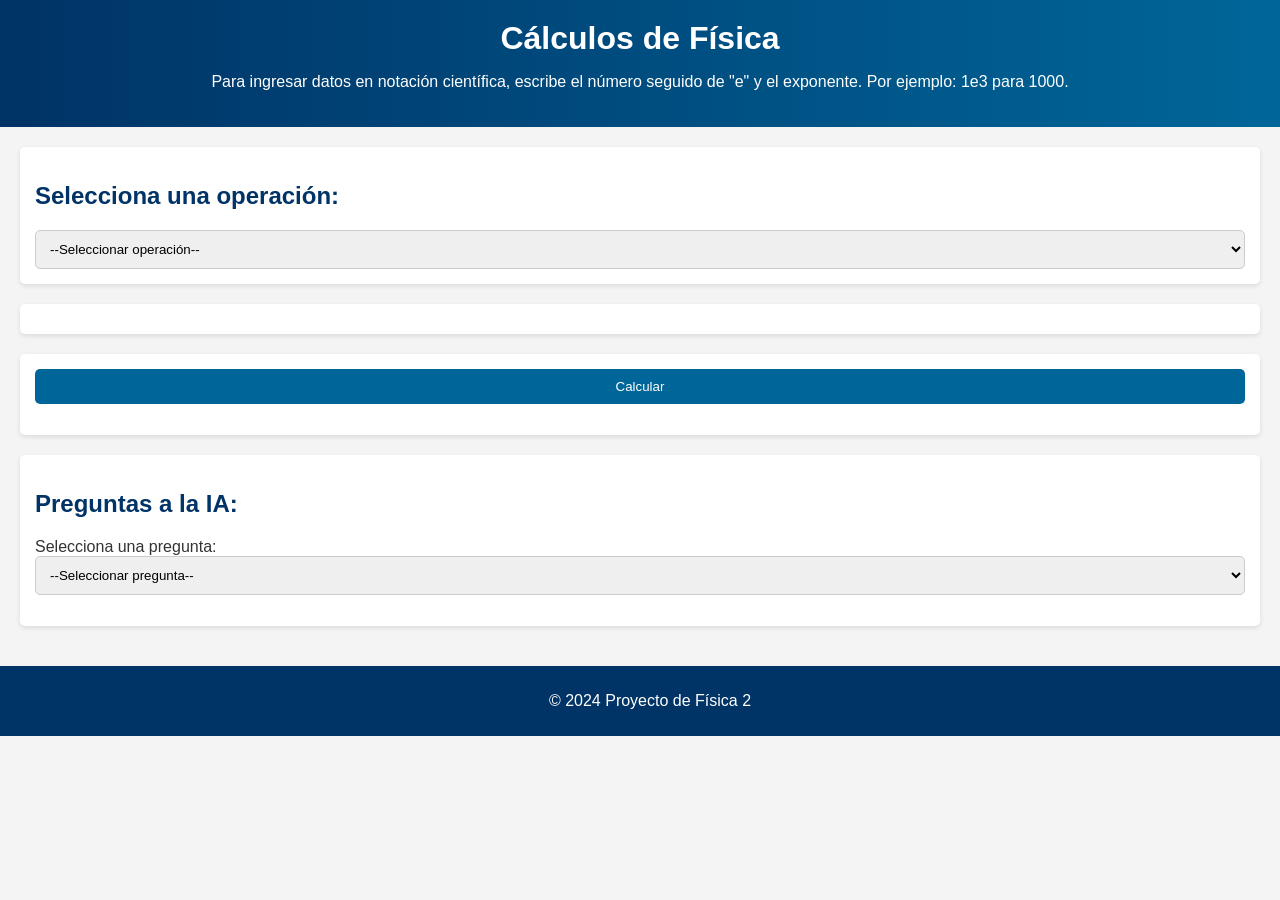
<file: index.html>
<!DOCTYPE html>
<html lang="es">
<head>
    <meta charset="UTF-8">
    <meta name="viewport" content="width=device-width, initial-scale=1.0">
    <title>Cálculos de Física</title>
    <link rel="stylesheet" href="style.css">
</head>
<body>
    <header>
        <h1>Cálculos de Física</h1>
        <p id="instructivo">Para ingresar datos en notación científica, escribe el número seguido de "e" y el exponente. Por ejemplo: 1e3 para 1000.</p>
    </header>
    <main>
        <section>
            <h2>Selecciona una operación:</h2>
            <select id="operaciones" onchange="solicitarDatos(this.value)">
                <option value="">--Seleccionar operación--</option>
                <option value="campo electrico">Campo Eléctrico</option>
                <option value="potencial electrico">Potencial Eléctrico</option>
                <option value="diferencia de potencial">Diferencia de Potencial</option>
                <option value="trabajo">Trabajo</option>
                <option value="fuerza electrica">Fuerza Eléctrica</option>
                <option value="energia potencial">Energía Potencial Eléctrica</option>
            </select>
        </section>
        <section id="datos"></section>
        <section>
            <button onclick="calcular()">Calcular</button>
            <p id="resultado"></p>
        </section>
        <section>
            <h2>Preguntas a la IA:</h2>
            <label for="preguntas">Selecciona una pregunta:</label>
            <select id="preguntas" onchange="preguntarIA()">
                <option value="">--Seleccionar pregunta--</option>
                <option value="campo electrico">¿Qué es el campo eléctrico?</option>
                <option value="potencial electrico">¿Qué es el potencial eléctrico?</option>
                <option value="diferencia de potencial">¿Qué es la diferencia de potencial?</option>
                <option value="trabajo">¿Qué es el trabajo en física?</option>
                <option value="energia potencial">¿Qué es la energía potencial eléctrica?</option>
                <option value="fuerza electrica">¿Qué es la fuerza eléctrica?</option>
                <option value="ley de coulomb">¿Qué es la Ley de Coulomb?</option>
                <option value="ley de gauss">¿Qué es la Ley de Gauss?</option>
                <option value="campo magnetico">¿Qué es el campo magnético?</option>
                <option value="energia cinetica">¿Qué es la energía cinética?</option>
                <option value="energia mecanica">¿Qué es la energía mecánica?</option>
                <option value="conservacion de energia">¿Qué es el principio de conservación de la energía?</option>
                <option value="fuerza gravitatoria">¿Qué es la fuerza gravitatoria?</option>
                <option value="principio de superposicion">¿Qué es el principio de superposición?</option>
                <option value="dipolo electrico">¿Qué es un dipolo eléctrico?</option>
                <option value="potencial gravitatorio">¿Qué es el potencial gravitatorio?</option>
                <option value="aceleracion">¿Qué es la aceleración?</option>
                <option value="velocidad">¿Qué es la velocidad?</option>
                <option value="aceleracion centripeta">¿Qué es la aceleración centrípeta?</option>
                <option value="energia termica">¿Qué es la energía térmica?</option>
                <option value="presion">¿Qué es la presión en física?</option>
                <option value="conservacion cantidad movimiento">¿Qué es la ley de conservación de la cantidad de movimiento?</option>
                <option value="principio de arquimedes">¿Qué es el principio de Arquímedes?</option>
                <option value="momento de una fuerza">¿Qué es el momento de una fuerza?</option>
                <option value="principio de inercia">¿Qué es el principio de inercia?</option>
            </select>
            <p id="respuestaIA"></p> <!-- Aquí se mostrará la respuesta de la IA -->
        </section>
    </main>
    <footer>
        <p>&copy; 2024 Proyecto de Física 2</p>
    </footer>
    <script src="script.js"></script>
</body>
</html>
</file>
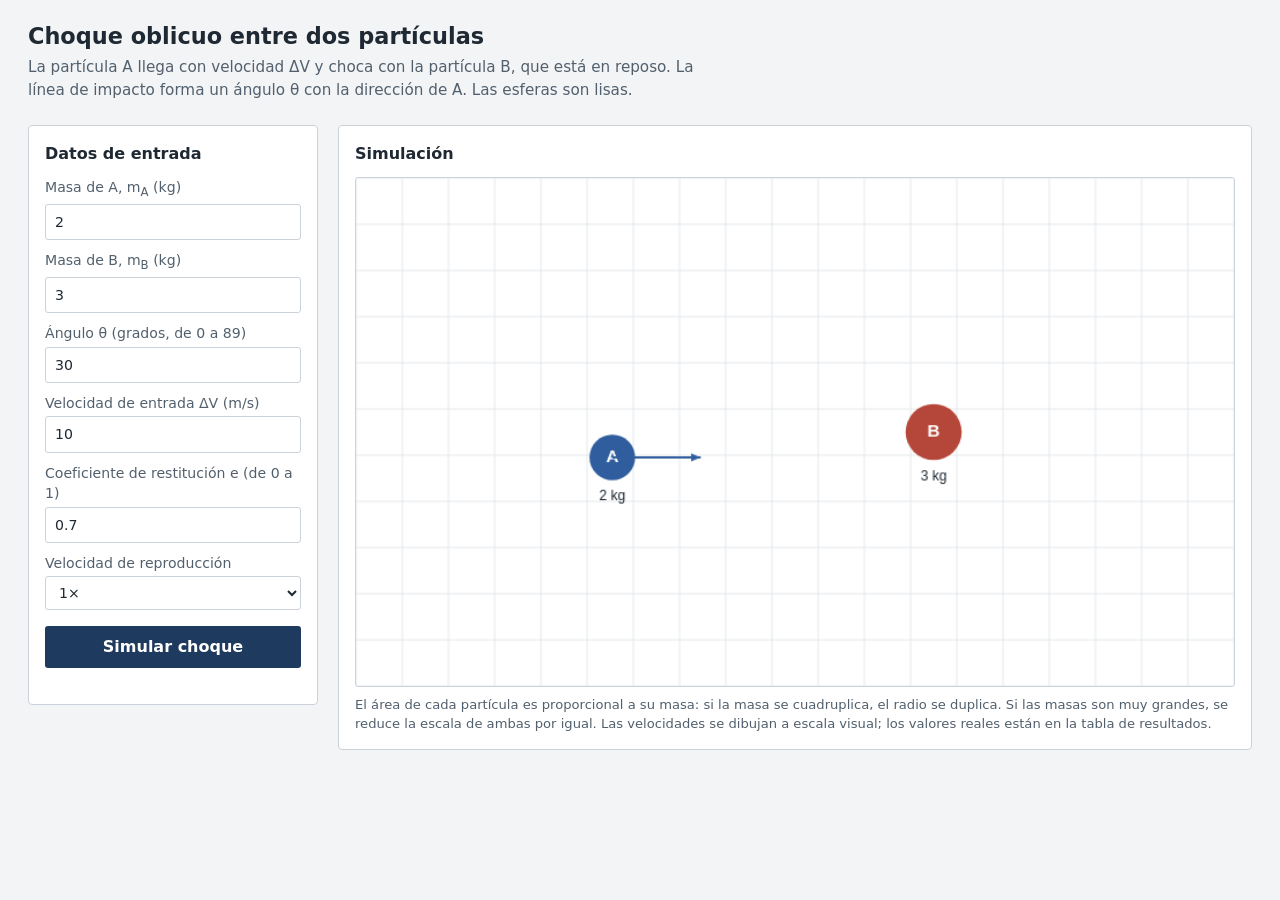
<file: Choque oblicuo entre dos partículas.html>
<!DOCTYPE html>
<html lang="es">
<head>
<meta charset="UTF-8">
<meta name="viewport" content="width=device-width, initial-scale=1">
<title>Choque oblicuo entre dos partículas</title>
<style>
  :root{
    --bg:#f2f4f6; --panel:#ffffff; --line:#cbd2d9; --ink:#1f2933; --muted:#52606d;
    --a:#2f5d9e; --b:#b5473a; --accent:#1f3a5f;
  }
  *{box-sizing:border-box}
  body{margin:0;background:var(--bg);color:var(--ink);font-family:"Segoe UI",system-ui,Arial,sans-serif;line-height:1.45}
  header{padding:20px 28px 8px}
  h1{margin:0;font-size:1.4rem;font-weight:600}
  header p{margin:4px 0 0;color:var(--muted);font-size:.95rem;max-width:70ch}
  main{display:grid;grid-template-columns:290px 1fr;gap:20px;padding:16px 28px 32px;align-items:start}
  @media(max-width:860px){main{grid-template-columns:1fr}}
  section{background:var(--panel);border:1px solid var(--line);border-radius:4px;padding:16px}
  h2{margin:0 0 12px;font-size:1rem;font-weight:600}
  label{display:block;font-size:.88rem;margin-bottom:10px}
  label span{display:block;color:var(--muted);margin-bottom:3px}
  input,select{width:100%;padding:7px 9px;font:inherit;border:1px solid var(--line);border-radius:3px;background:#fff;color:var(--ink)}
  input:focus,select:focus,button:focus-visible{outline:2px solid var(--accent);outline-offset:1px}
  button{width:100%;padding:9px;margin-top:6px;font:inherit;font-weight:600;color:#fff;background:var(--accent);border:0;border-radius:3px;cursor:pointer}
  button:hover{background:#16304f}
  #error{color:#a61b1b;font-size:.85rem;min-height:1.2em;margin:4px 0 0}
  canvas{display:block;width:100%;height:auto;background:#fff;border:1px solid var(--line);border-radius:3px}
  .note{font-size:.82rem;color:var(--muted);margin:8px 0 0}
  table{width:100%;border-collapse:collapse;font-size:.9rem;margin-top:12px}
  th,td{text-align:left;padding:6px 8px;border-bottom:1px solid var(--line)}
  th{font-weight:600;color:var(--muted)}
  .dotA{color:var(--a);font-weight:600}.dotB{color:var(--b);font-weight:600}
  #resultados{display:none}
</style>
</head>
<body>
<header>
  <h1>Choque oblicuo entre dos partículas</h1>
  <p>La partícula A llega con velocidad ΔV y choca con la partícula B, que está en reposo. La línea de impacto forma un ángulo θ con la dirección de A. Las esferas son lisas.</p>
</header>

<main>
  <section>
    <h2>Datos de entrada</h2>
    <label><span>Masa de A, m<sub>A</sub> (kg)</span><input id="mA" type="number" step="any" value="2"></label>
    <label><span>Masa de B, m<sub>B</sub> (kg)</span><input id="mB" type="number" step="any" value="3"></label>
    <label><span>Ángulo θ (grados, de 0 a 89)</span><input id="theta" type="number" step="any" value="30"></label>
    <label><span>Velocidad de entrada ΔV (m/s)</span><input id="dV" type="number" step="any" value="10"></label>
    <label><span>Coeficiente de restitución e (de 0 a 1)</span><input id="e" type="number" step="any" value="0.7"></label>
    <label><span>Velocidad de reproducción</span>
      <select id="vel"><option value="0.25">0.25×</option><option value="0.5">0.5×</option><option value="1" selected>1×</option><option value="2">2×</option></select>
    </label>
    <button id="go">Simular choque</button>
    <p id="error"></p>
  </section>

  <div>
    <section>
      <h2>Simulación</h2>
      <canvas id="cv" width="760" height="440"></canvas>
      <p class="note">El área de cada partícula es proporcional a su masa: si la masa se cuadruplica, el radio se duplica. Si las masas son muy grandes, se reduce la escala de ambas por igual. Las velocidades se dibujan a escala visual; los valores reales están en la tabla de resultados.</p>
    </section>

    <section id="resultados" style="margin-top:20px">
      <h2>Resultados</h2>
      <table>
        <thead><tr><th>Partícula</th><th>Velocidad final (m/s)</th><th>Magnitud (m/s)</th><th>Dirección</th></tr></thead>
        <tbody>
          <tr><td class="dotA">A</td><td id="rAv"></td><td id="rAm"></td><td id="rAd"></td></tr>
          <tr><td class="dotB">B</td><td id="rBv"></td><td id="rBm"></td><td id="rBd"></td></tr>
        </tbody>
      </table>
      <table>
        <tbody>
          <tr><th>Energía cinética antes</th><td id="eAntes"></td></tr>
          <tr><th>Energía cinética después</th><td id="eDesp"></td></tr>
          <tr><th>Energía perdida</th><td id="ePerd"></td></tr>
          <tr><th>Momento antes</th><td id="pAntes"></td></tr>
          <tr><th>Momento después</th><td id="pDesp"></td></tr>
        </tbody>
      </table>
    </section>
  </div>
</main>

<script>
const cv = document.getElementById('cv'), ctx = cv.getContext('2d');
const W = cv.width, H = cv.height;
const $ = id => document.getElementById(id);
const COLA = '#2f5d9e', COLB = '#b5473a';
let sim = null, raf = null;

// Cálculo físico: normal con restitución, tangencial se conserva
function calcular(mA, mB, theta, dV, e){
  const th = theta*Math.PI/180, c = Math.cos(th), s = Math.sin(th);
  const vAn = dV*c, vAt = -dV*s;
  const vAnf = (mA - mB*e)/(mA + mB)*vAn;
  const vBnf = mA*(1 + e)/(mA + mB)*vAn;
  return {
    A:{x: vAnf*c - vAt*s, y: vAnf*s + vAt*c},
    B:{x: vBnf*c, y: vBnf*s}
  };
}

function leerDatos(){
  const d = {mA:+$('mA').value, mB:+$('mB').value, theta:+$('theta').value, dV:+$('dV').value, e:+$('e').value};
  let msg = '';
  if (!(d.mA > 0) || !(d.mB > 0)) msg = 'Las masas deben ser mayores que 0.';
  else if (!(d.theta >= 0 && d.theta <= 89)) msg = 'El ángulo debe estar entre 0 y 89 grados.';
  else if (!(d.dV > 0)) msg = 'La velocidad de entrada debe ser mayor que 0.';
  else if (!(d.e >= 0 && d.e <= 1)) msg = 'El coeficiente de restitución debe estar entre 0 y 1.';
  $('error').textContent = msg;
  return msg ? null : d;
}

// El área de cada partícula es proporcional a su masa (radio ∝ √m).
// Si alguna queda demasiado grande, se reducen ambas con el mismo factor
// para que la proporción entre ellas se mantenga.
function radios(mA, mB){
  let f = 14;                                   // píxeles por √kg
  const mayor = f*Math.sqrt(Math.max(mA, mB));
  if (mayor > 70) f *= 70/mayor;
  return [Math.max(4, f*Math.sqrt(mA)), Math.max(4, f*Math.sqrt(mB))];
}

function preparar(d){
  const th = d.theta*Math.PI/180, c = Math.cos(th), s = Math.sin(th);
  const [rA, rB] = radios(d.mA, d.mB), D = rA + rB;
  const Bx = 500, By = H/2;
  const cx = Bx - D*c, cy = By - D*s;          // posición de A en el contacto
  const k = 170/d.dV;                           // escala visual (px por m/s)
  const fin = calcular(d.mA, d.mB, d.theta, d.dV, d.e);
  sim = {
    d, k, fin, c, s, cx, cy, collided:false, post:0,
    A:{x:cx-240, y:cy, vx:d.dV*k, vy:0, r:rA, m:d.mA, col:COLA, n:'A', tr:[]},
    B:{x:Bx, y:By, vx:0, vy:0, r:rB, m:d.mB, col:COLB, n:'B', tr:[]}
  };
}

function paso(dt){
  const {A,B} = sim;
  if (!sim.collided){
    A.x += A.vx*dt;
    if (A.x >= sim.cx){
      A.x = sim.cx; A.y = sim.cy; sim.collided = true;
      A.vx = sim.fin.A.x*sim.k; A.vy = sim.fin.A.y*sim.k;
      B.vx = sim.fin.B.x*sim.k; B.vy = sim.fin.B.y*sim.k;
      mostrarResultados();
    }
  } else {
    A.x += A.vx*dt; A.y += A.vy*dt;
    B.x += B.vx*dt; B.y += B.vy*dt;
    sim.post += dt;
  }
  [A,B].forEach(p => { p.tr.push([p.x,p.y]); if (p.tr.length > 400) p.tr.shift(); });
}

function flecha(x, y, vx, vy, col){
  const L = Math.hypot(vx, vy)*0.45;
  if (L < 4) return;
  const ux = vx/Math.hypot(vx,vy), uy = vy/Math.hypot(vx,vy);
  const x2 = x + ux*(L), y2 = y + uy*(L);
  ctx.strokeStyle = col; ctx.fillStyle = col; ctx.lineWidth = 2;
  ctx.beginPath(); ctx.moveTo(x,y); ctx.lineTo(x2,y2); ctx.stroke();
  const a = Math.atan2(uy,ux);
  ctx.beginPath(); ctx.moveTo(x2,y2);
  ctx.lineTo(x2-9*Math.cos(a-0.4), y2-9*Math.sin(a-0.4));
  ctx.lineTo(x2-9*Math.cos(a+0.4), y2-9*Math.sin(a+0.4)); ctx.fill();
}

// Coordenadas de la simulación: y hacia arriba. Se voltea al dibujar.
const Y = y => H - y;

function dibujar(){
  ctx.clearRect(0,0,W,H);
  ctx.strokeStyle = '#e4e8ec'; ctx.lineWidth = 1;
  for (let x=0; x<=W; x+=40){ ctx.beginPath(); ctx.moveTo(x,0); ctx.lineTo(x,H); ctx.stroke(); }
  for (let y=0; y<=H; y+=40){ ctx.beginPath(); ctx.moveTo(0,y); ctx.lineTo(W,y); ctx.stroke(); }
  const {A,B} = sim;

  [A,B].forEach(p => {
    ctx.strokeStyle = p.col; ctx.globalAlpha = .35; ctx.lineWidth = 1.5;
    ctx.beginPath();
    p.tr.forEach((q,i) => i ? ctx.lineTo(q[0],Y(q[1])) : ctx.moveTo(q[0],Y(q[1])));
    ctx.stroke(); ctx.globalAlpha = 1;
  });

  if (sim.collided){
    ctx.setLineDash([6,5]); ctx.strokeStyle = '#7b8794'; ctx.lineWidth = 1;
    const bx = B.x0 ?? 500, by = H/2;
    ctx.beginPath();
    ctx.moveTo(sim.cx - sim.c*120, Y(sim.cy - sim.s*120));
    ctx.lineTo(500 + sim.c*160, Y(by + sim.s*160)); ctx.stroke();
    ctx.setLineDash([]);
    ctx.fillStyle = '#52606d'; ctx.font = '12px "Segoe UI", Arial';
    ctx.fillText('línea de impacto', 14, 22);
  }

  [A,B].forEach(p => {
    ctx.fillStyle = p.col; ctx.beginPath(); ctx.arc(p.x, Y(p.y), p.r, 0, 7); ctx.fill();
    ctx.fillStyle = '#fff'; ctx.font = 'bold 15px "Segoe UI", Arial';
    ctx.textAlign = 'center'; ctx.textBaseline = 'middle';
    ctx.fillText(p.n, p.x, Y(p.y));
    ctx.fillStyle = '#1f2933'; ctx.font = '12px "Segoe UI", Arial';
    ctx.fillText(p.m + ' kg', p.x, Y(p.y) + p.r + 14);
    ctx.textAlign = 'left'; ctx.textBaseline = 'alphabetic';
    flecha(p.x, Y(p.y), p.vx, -p.vy, p.col);
  });
}

function mostrarResultados(){
  const {d, fin} = sim, f = n => n.toFixed(3);
  const mag = v => Math.hypot(v.x, v.y);
  const dir = v => mag(v) < 1e-9 ? '—' : (Math.atan2(v.y, v.x)*180/Math.PI).toFixed(1) + '°';
  $('rAv').textContent = `(${f(fin.A.x)}, ${f(fin.A.y)})`;
  $('rBv').textContent = `(${f(fin.B.x)}, ${f(fin.B.y)})`;
  $('rAm').textContent = f(mag(fin.A)); $('rBm').textContent = f(mag(fin.B));
  $('rAd').textContent = dir(fin.A); $('rBd').textContent = dir(fin.B);
  const e0 = 0.5*d.mA*d.dV**2, e1 = 0.5*d.mA*mag(fin.A)**2 + 0.5*d.mB*mag(fin.B)**2;
  $('eAntes').textContent = f(e0) + ' J';
  $('eDesp').textContent = f(e1) + ' J';
  $('ePerd').textContent = f(e0 - e1) + ' J';
  $('pAntes').textContent = `(${f(d.mA*d.dV)}, ${f(0)}) kg·m/s`;
  $('pDesp').textContent = `(${f(d.mA*fin.A.x + d.mB*fin.B.x)}, ${f(d.mA*fin.A.y + d.mB*fin.B.y)}) kg·m/s`;
  $('resultados').style.display = 'block';
}

function simular(){
  const d = leerDatos(); if (!d) return;
  cancelAnimationFrame(raf);
  $('resultados').style.display = 'none';
  preparar(d);
  const vel = +$('vel').value;
  let last = null;
  function frame(ts){
    if (last === null) last = ts;
    const dt = Math.min((ts - last)/1000, 0.05)*vel; last = ts;
    paso(dt); dibujar();
    const fuera = p => p.x < -80 || p.x > W+80 || p.y < -80 || p.y > H+80;
    if (sim.collided && (sim.post > 7 || (fuera(sim.A) && fuera(sim.B)))) return;
    raf = requestAnimationFrame(frame);
  }
  raf = requestAnimationFrame(frame);
}

$('go').addEventListener('click', simular);
const d0 = leerDatos(); if (d0){ preparar(d0); dibujar(); }
</script>
</body>
</html>
</file>
<file: style.css>
body {
    font-family: Arial, sans-serif;
    margin: 0;
    padding: 0;
    background-color: #f4f4f4;
    color: #333;
}

header {
    background: linear-gradient(to right, #003366, #006699);
    color: white;
    padding: 20px;
    text-align: center;
}

h1 {
    margin: 0;
}

h2 {
    color: #003366;
}

main {
    padding: 20px;
}

section {
    margin-bottom: 20px;
    padding: 15px;
    background-color: white;
    border-radius: 5px;
    box-shadow: 0 2px 5px rgba(0, 0, 0, 0.1);
}

select, button {
    padding: 10px;
    border-radius: 5px;
    border: 1px solid #ccc;
    width: 100%;
}

button {
    background-color: #006699;
    color: white;
    border: none;
    cursor: pointer;
}

button:hover {
    background-color: #004d66;
}

footer {
    text-align: center;
    padding: 10px;
    background-color: #003366;
    color: white;
    position: relative;
    bottom: 0;
    width: 100%;
}
</file>
